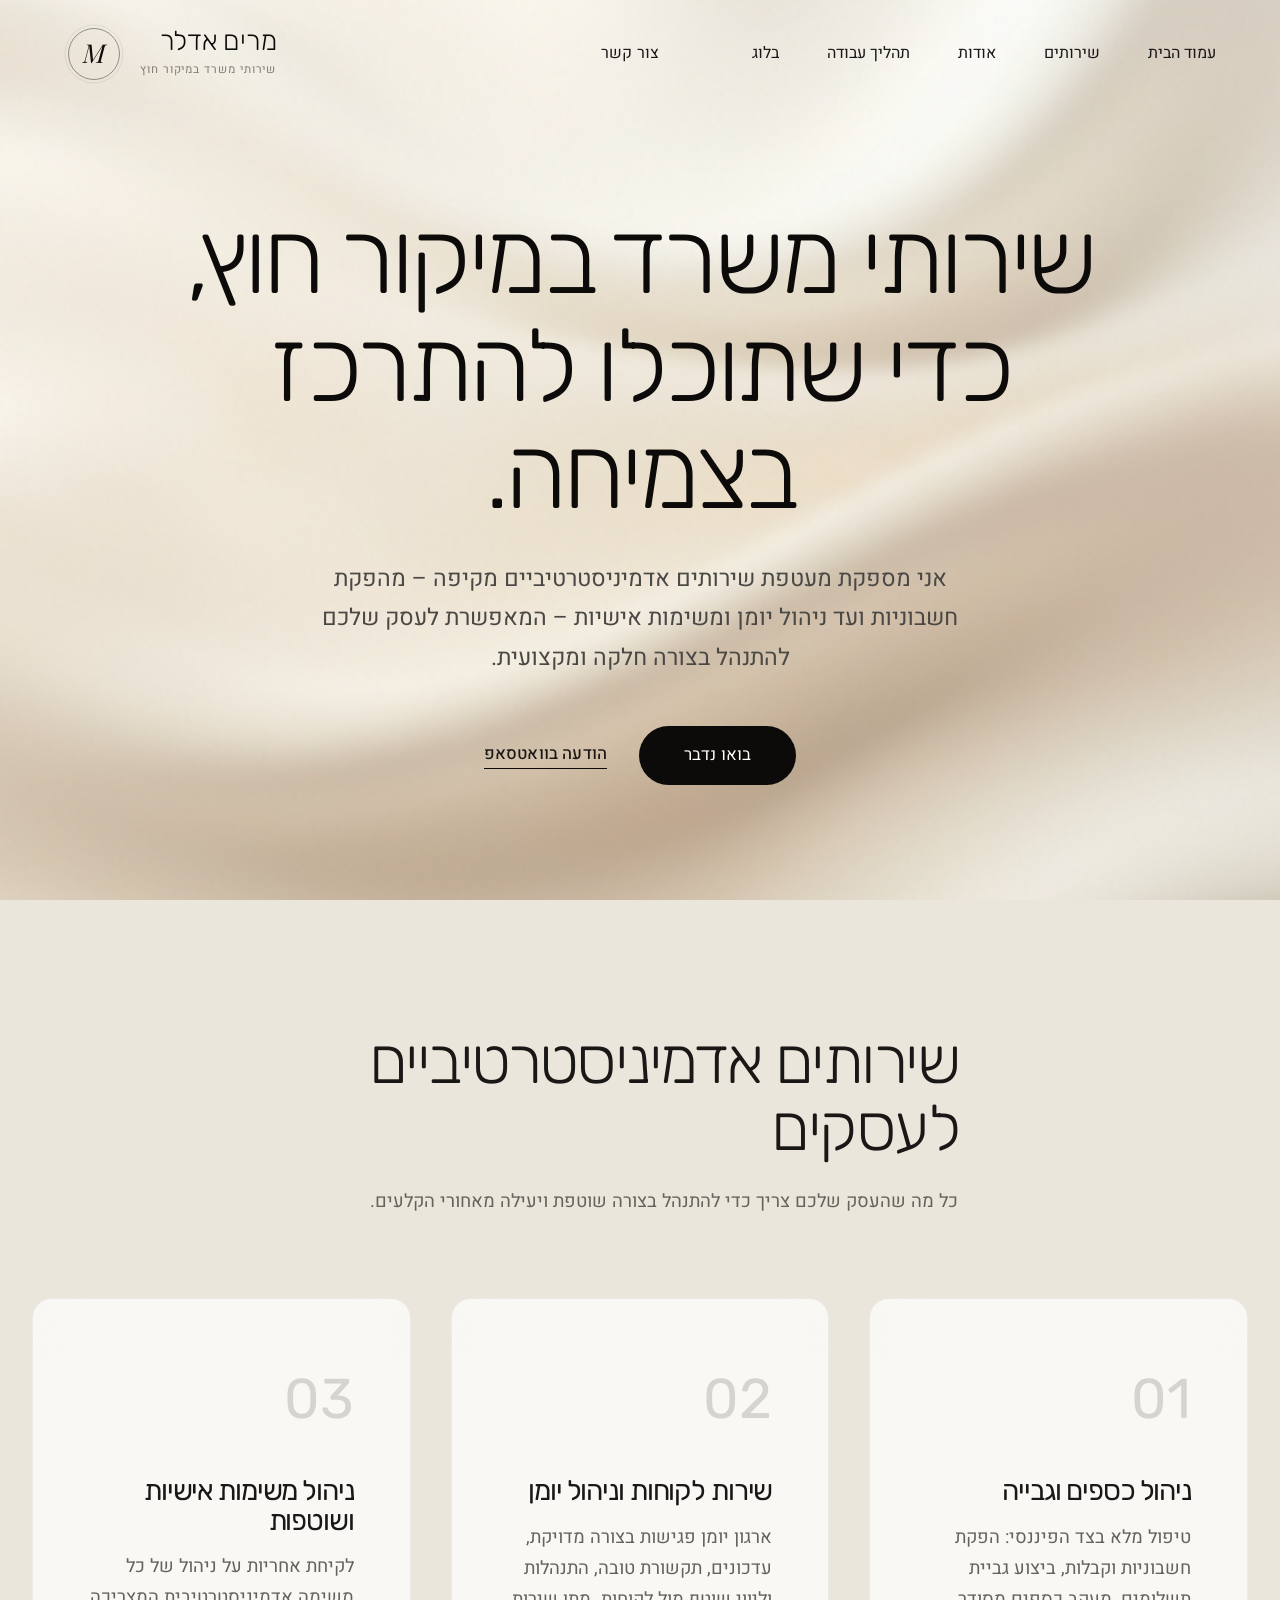
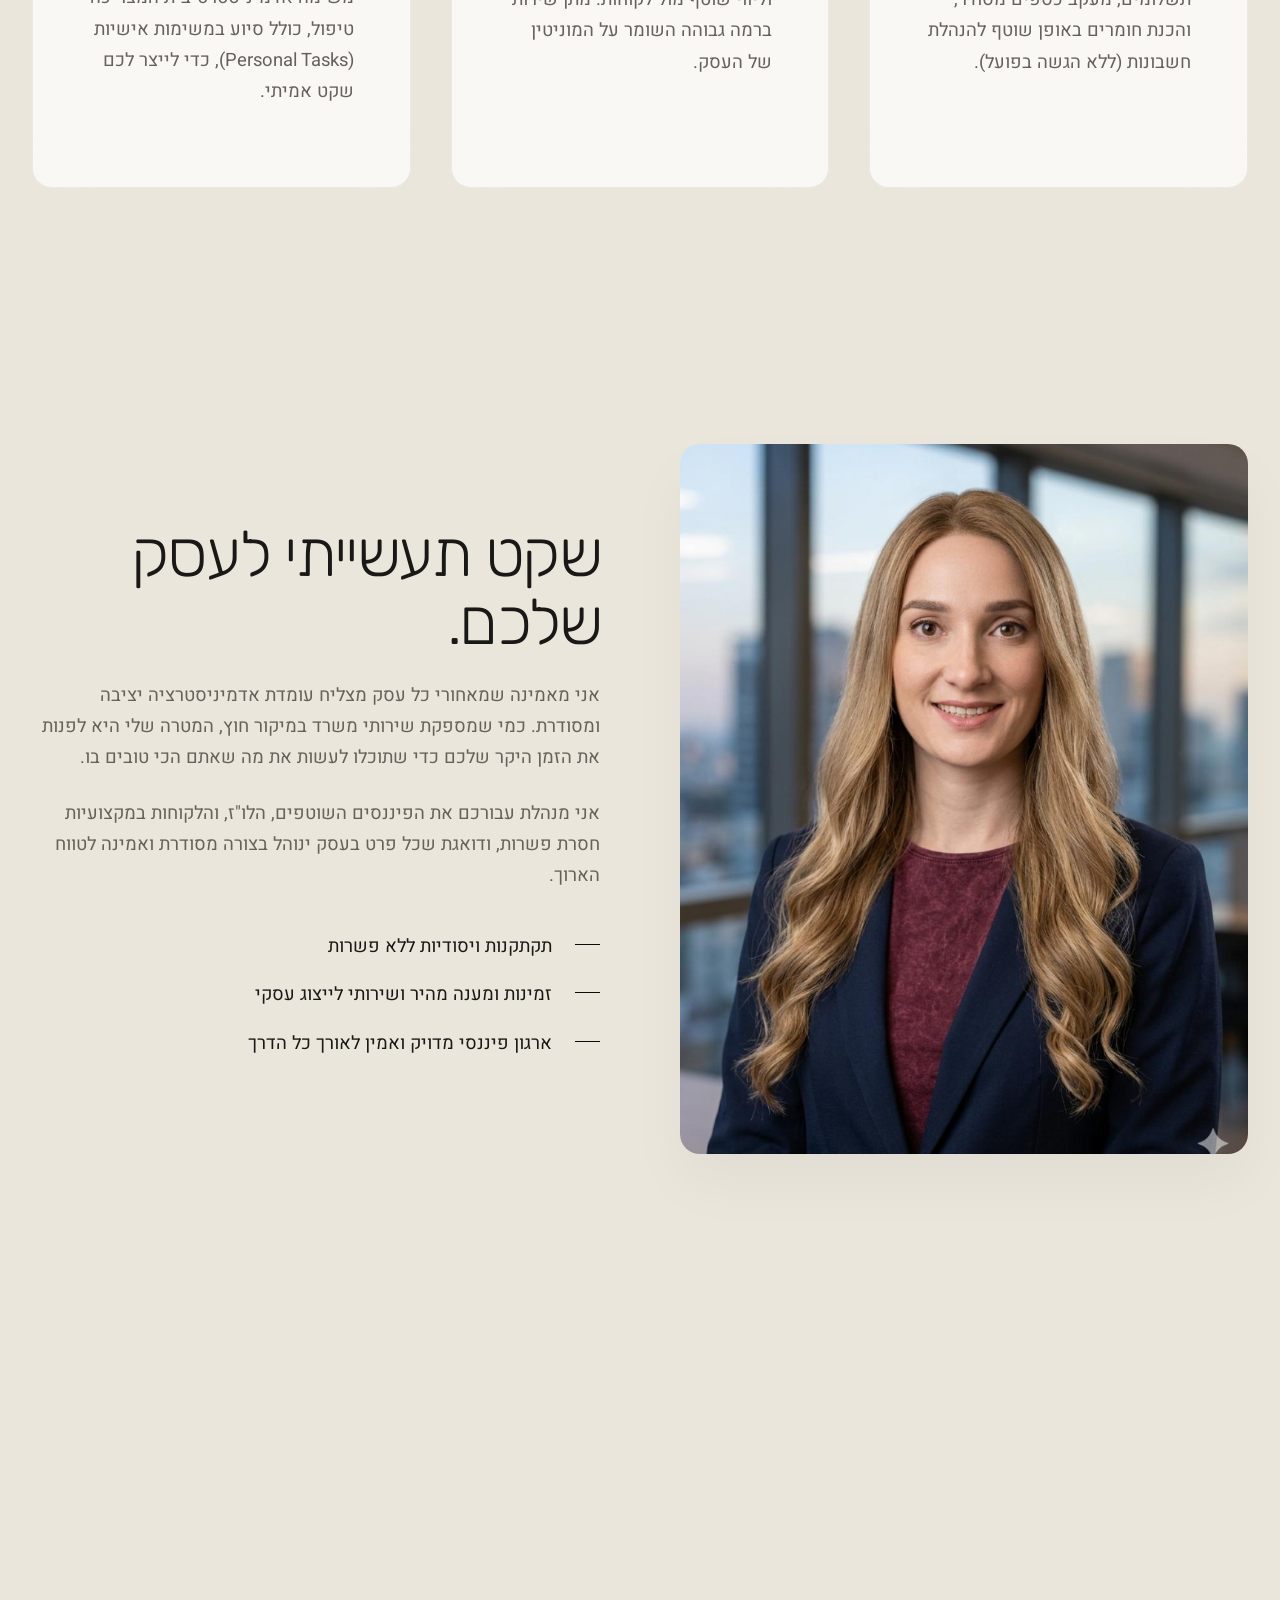
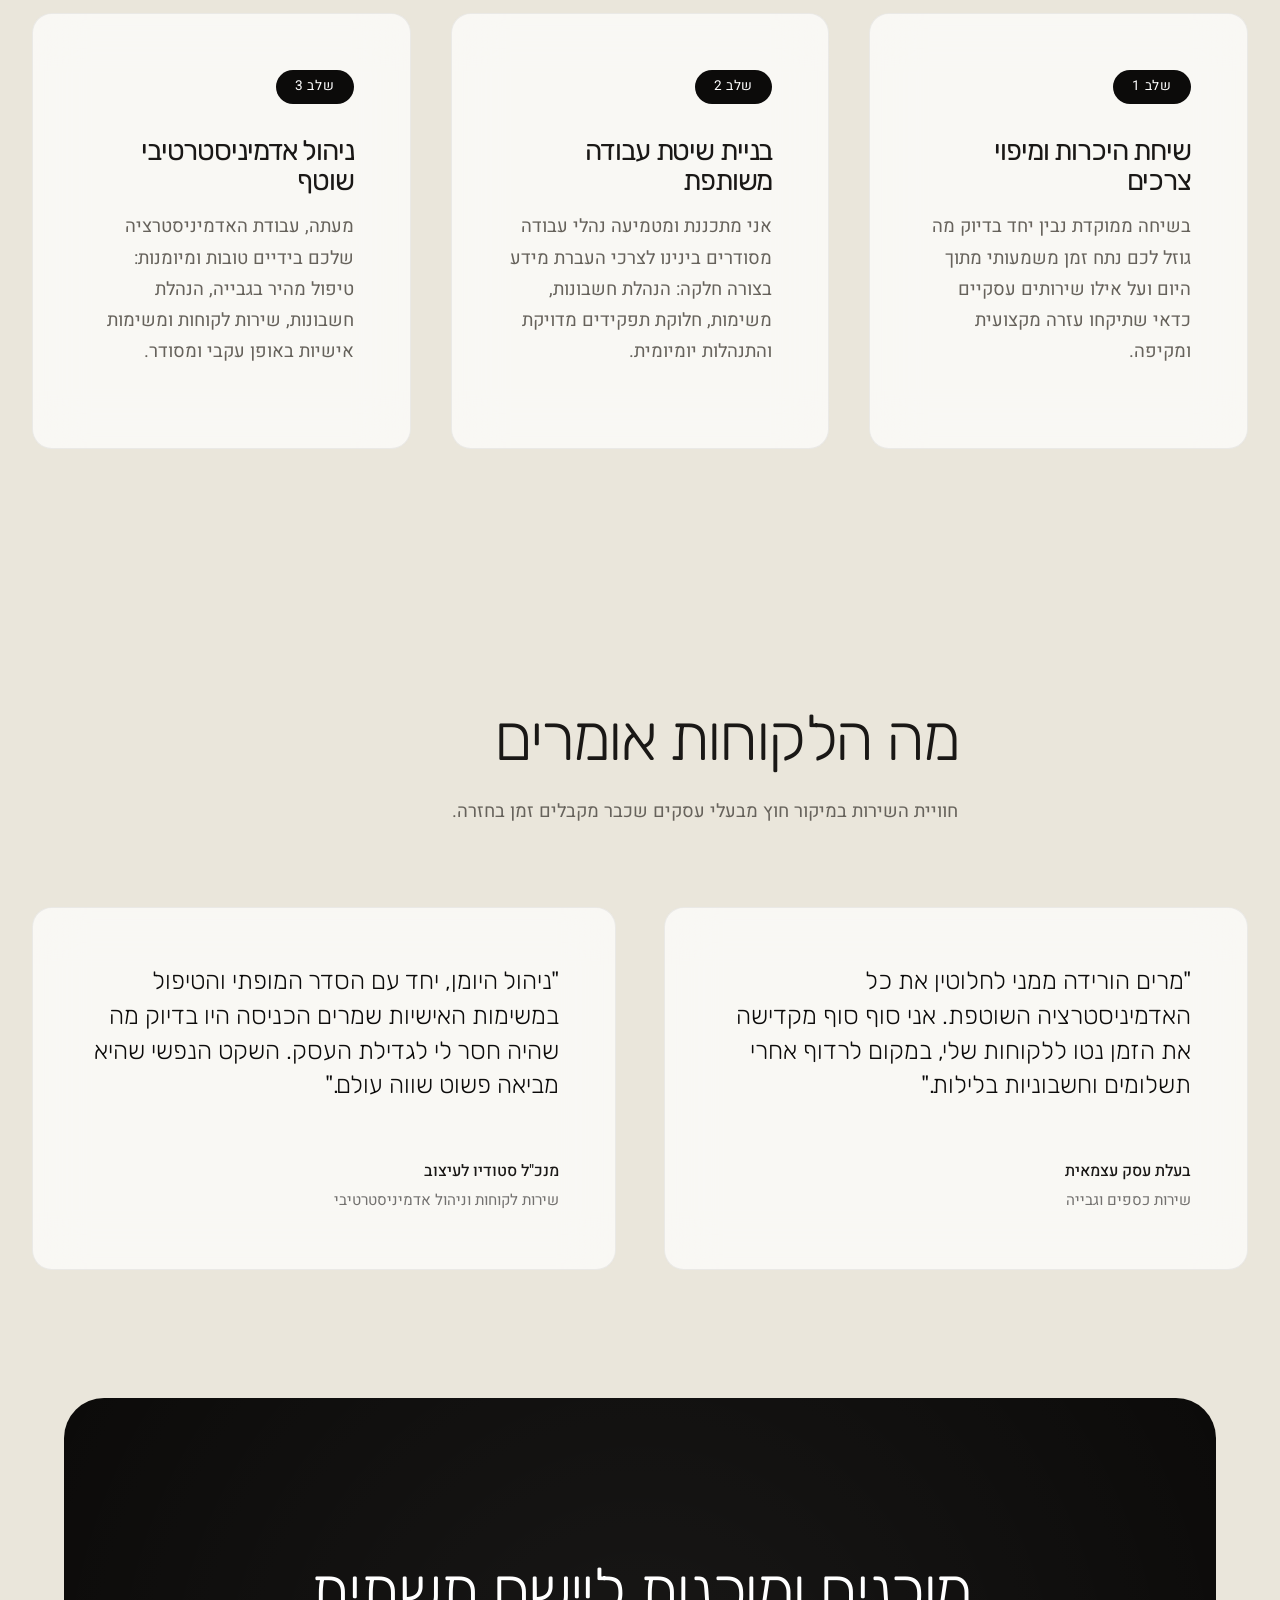
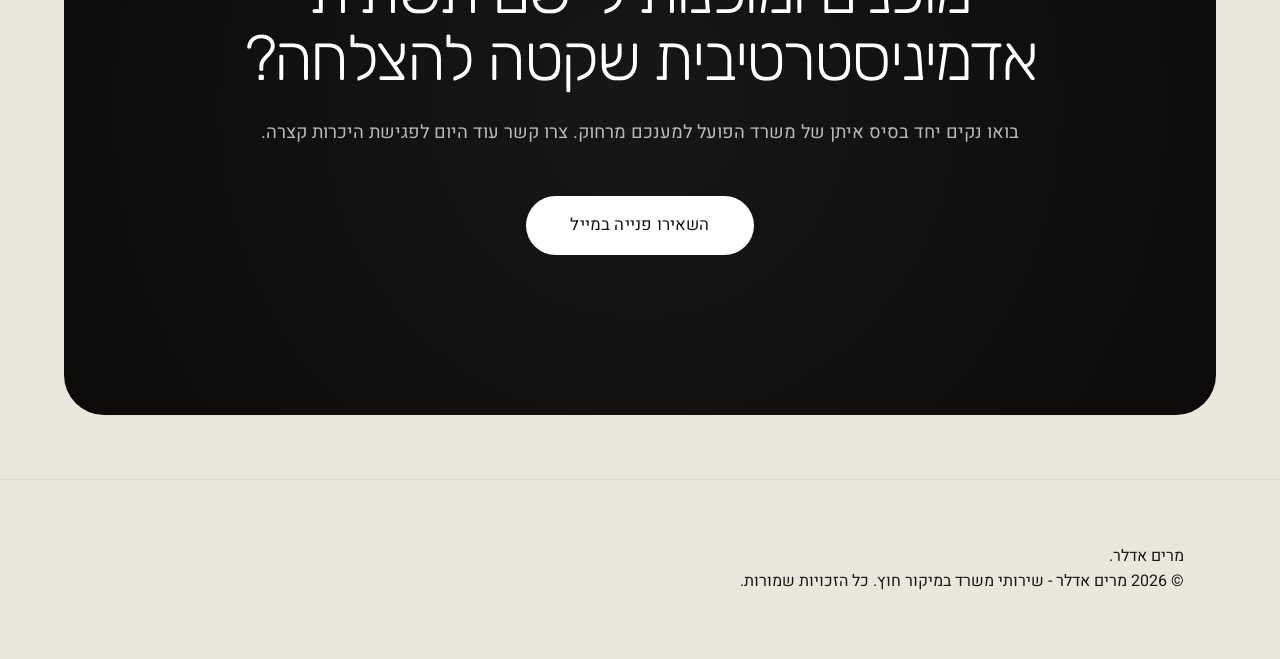
<file: index.html>
<!DOCTYPE html>
<html lang="he" dir="rtl">

<head>
    <meta charset="UTF-8">
    <meta name="viewport" content="width=device-width, initial-scale=1.0">
    <title>מרים אדלר | שירותי משרד במיקור חוץ</title>
    <meta name="description"
        content="שירותים אדמיניסטרטיביים לעסקים כולל ניהול משימות שוטפות, גבייה, שירות לקוחות וניהול יומן - מעטפת מקצועית במיקור חוץ.">
    <link rel="preconnect" href="https://fonts.googleapis.com">
    <link rel="preconnect" href="https://fonts.gstatic.com" crossorigin>
    <!-- Premium minimalist fonts -->
    <link
        href="https://fonts.googleapis.com/css2?family=Heebo:wght@300;400;500;600&family=Playfair+Display:ital@1&family=Rubik:ital,wght@0,300;0,400;0,600;1,400&display=swap"
        rel="stylesheet">
    <link rel="stylesheet" href="styles.css">
</head>

<body>

    <!-- Film grain overlay for premium texture -->
    <div class="noise"></div>

    <!-- Navigation -->
    <nav class="navbar hidden-onload">
        <a href="index.html" class="custom-logo">
            <div class="logo-icon">
                <svg viewBox="0 0 120 120" fill="none">
                    <circle cx="60" cy="60" r="58" stroke="currentColor" stroke-width="0.5" opacity="0.3" />
                    <circle cx="60" cy="60" r="51" stroke="currentColor" stroke-width="1" opacity="0.8" />
                    <text x="60" y="77" font-family="'Playfair Display', serif" font-size="52" font-style="italic"
                        font-weight="400" text-anchor="middle" fill="currentColor">M</text>
                </svg>
            </div>
            <div class="logo-text">
                <span class="logo-main">מרים אדלר</span>
                <span class="logo-sub">שירותי משרד במיקור חוץ</span>
            </div>
        </a>
        <div class="nav-links">
            <a href="index.html">עמוד הבית</a>
            <a href="#services">שירותים</a>
            <a href="#about">אודות</a>
            <a href="#process">תהליך עבודה</a>
            <a href="blog.html">בלוג</a>
            <a href="#contact" class="btn-outline">צור קשר</a>
        </div>
    </nav>

    <!-- Hero Section -->
    <section id="hero" class="hero hidden-onload">
        <!-- Abstract subtle luxury background -->
        <div class="hero-bg">
            <img src="hero_background_1776880452753.png" alt="Luxury Background">
        </div>

        <div class="hero-content">
            <h1 class="fade-up">שירותי משרד במיקור חוץ, כדי שתוכלו להתרכז בצמיחה.</h1>
            <p class="subtitle fade-up delay-1">אני מספקת מעטפת שירותים אדמיניסטרטיביים מקיפה – מהפקת חשבוניות ועד ניהול
                יומן ומשימות אישיות – המאפשרת לעסק שלכם להתנהל בצורה חלקה ומקצועית.</p>
            <div class="cta-group fade-up delay-2">
                <a href="#contact" class="btn-primary">בואו נדבר</a>
                <a href="https://wa.me/972539245365" target="_blank" class="btn-secondary">הודעה בוואטסאפ</a>
            </div>
        </div>
    </section>

    <!-- Services Section -->
    <section id="services" class="services section-padding">
        <div class="container section-header reveal-up">
            <h2>שירותים אדמיניסטרטיביים לעסקים</h2>
            <p>כל מה שהעסק שלכם צריך כדי להתנהל בצורה שוטפת ויעילה מאחורי הקלעים.</p>
        </div>
        <div class="container grid-3 services-grid">
            <div class="card reveal-up delay-1">
                <div class="card-icon">01</div>
                <h3>ניהול כספים וגבייה</h3>
                <p>טיפול מלא בצד הפיננסי: הפקת חשבוניות וקבלות, ביצוע גביית תשלומים, מעקב כספים מסודר, והכנת חומרים
                    באופן שוטף להנהלת חשבונות (ללא הגשה בפועל).</p>
            </div>
            <div class="card reveal-up delay-2">
                <div class="card-icon">02</div>
                <h3>שירות לקוחות וניהול יומן</h3>
                <p>ארגון יומן פגישות בצורה מדויקת, עדכונים, תקשורת טובה, התנהלות וליווי שוטף מול לקוחות. מתן שירות ברמה
                    גבוהה השומר על המוניטין של העסק.</p>
            </div>
            <div class="card reveal-up delay-3">
                <div class="card-icon">03</div>
                <h3>ניהול משימות אישיות ושוטפות</h3>
                <p>לקיחת אחריות על ניהול של כל משימה אדמיניסטרטיבית המצריכה טיפול, כולל סיוע במשימות אישיות (Personal
                    Tasks), כדי לייצר לכם שקט אמיתי.</p>
            </div>
        </div>
    </section>

    <!-- About Section -->
    <section id="about" class="about section-padding">
        <div class="container grid-2 align-center">
            <div class="about-image reveal-right">
                <!-- Generated aesthetic portrait -->
                <div class="image-wrapper">
                    <img src="miriam_profile.jpg" alt="מרים אדלר">
                </div>
            </div>
            <div class="about-content reveal-left">
                <h2 class="section-title">שקט תעשייתי לעסק שלכם.</h2>
                <p>אני מאמינה שמאחורי כל עסק מצליח עומדת אדמיניסטרציה יציבה ומסודרת. כמי שמספקת שירותי משרד במיקור חוץ,
                    המטרה שלי היא לפנות את הזמן היקר שלכם כדי שתוכלו לעשות את מה שאתם הכי טובים בו.</p>
                <p>אני מנהלת עבורכם את הפיננסים השוטפים, הלו"ז, והלקוחות במקצועיות חסרת פשרות, ודואגת שכל פרט בעסק ינוהל
                    בצורה מסודרת ואמינה לטווח הארוך.</p>
                <ul class="check-list">
                    <li>תקתקנות ויסודיות ללא פשרות</li>
                    <li>זמינות ומענה מהיר ושירותי לייצוג עסקי</li>
                    <li>ארגון פיננסי מדויק ואמין לאורך כל הדרך</li>
                </ul>
            </div>
        </div>
    </section>

    <!-- Value Proposition / Process Section -->
    <section id="process" class="process section-padding">
        <div class="container section-header reveal-up">
            <h2>איך מתחילים לעבוד יחד?</h2>
            <p>תהליך פשוט וברור בן שלושה שלבים להעברת השליטה באופרציה אליי.</p>
        </div>
        <div class="container grid-3 process-steps">
            <div class="step reveal-up delay-1">
                <div class="step-number">שלב 1</div>
                <h3>שיחת היכרות ומיפוי צרכים</h3>
                <p>בשיחה ממוקדת נבין יחד בדיוק מה גוזל לכם נתח זמן משמעותי מתוך היום ועל אילו שירותים עסקיים כדאי שתיקחו
                    עזרה מקצועית ומקיפה.</p>
            </div>
            <div class="step reveal-up delay-2">
                <div class="step-number">שלב 2</div>
                <h3>בניית שיטת עבודה משותפת</h3>
                <p>אני מתכננת ומטמיעה נהלי עבודה מסודרים בינינו לצרכי העברת מידע בצורה חלקה: הנהלת חשבונות, משימות,
                    חלוקת תפקידים מדויקת והתנהלות יומיומית.</p>
            </div>
            <div class="step reveal-up delay-3">
                <div class="step-number">שלב 3</div>
                <h3>ניהול אדמיניסטרטיבי שוטף</h3>
                <p>מעתה, עבודת האדמיניסטרציה שלכם בידיים טובות ומיומנות: טיפול מהיר בגבייה, הנהלת חשבונות, שירות לקוחות
                    ומשימות אישיות באופן עקבי ומסודר.</p>
            </div>
        </div>
    </section>

    <!-- Proof / Results Section -->
    <section id="proof" class="proof section-padding">
        <div class="container section-header reveal-up">
            <h2>מה הלקוחות אומרים</h2>
            <p>חוויית השירות במיקור חוץ מבעלי עסקים שכבר מקבלים זמן בחזרה.</p>
        </div>
        <div class="container grid-2 proof-grid">
            <div class="testimonial-card reveal-up delay-1">
                <p class="quote">"מרים הורידה ממני לחלוטין את כל האדמיניסטרציה השוטפת. אני סוף סוף מקדישה את הזמן נטו
                    ללקוחות שלי, במקום לרדוף אחרי תשלומים וחשבוניות בלילות."</p>
                <div class="author">
                    <div class="author-info">
                        <strong>בעלת עסק עצמאית</strong>
                        <span>שירות כספים וגבייה</span>
                    </div>
                </div>
            </div>
            <div class="testimonial-card reveal-up delay-2">
                <p class="quote">"ניהול היומן, יחד עם הסדר המופתי והטיפול במשימות האישיות שמרים הכניסה היו בדיוק מה שהיה
                    חסר לי לגדילת העסק. השקט הנפשי שהיא מביאה פשוט שווה עולם."</p>
                <div class="author">
                    <div class="author-info">
                        <strong>מנכ"ל סטודיו לעיצוב</strong>
                        <span>שירות לקוחות וניהול אדמיניסטרטיבי</span>
                    </div>
                </div>
            </div>
        </div>
    </section>

    <!-- Final CTA Section -->
    <section id="contact" class="cta-section section-padding">
        <div class="container cta-container reveal-up">
            <h2>מוכנים ומוכנות ליישם תשתית אדמיניסטרטיבית שקטה להצלחה?</h2>
            <p>בואו נקים יחד בסיס איתן של משרד הפועל למענכם מרחוק. צרו קשר עוד היום לפגישת היכרות קצרה.</p>
            <div class="cta-buttons">
                <a href="mailto:mi@omadler.co" class="btn-primary">השאירו פנייה במייל</a>
            </div>
        </div>
    </section>

    <footer class="footer">
        <div class="container footer-content">
            <div class="brand">מרים אדלר<span>.</span></div>
            <div class="copyright">&copy; 2026 מרים אדלר - שירותי משרד במיקור חוץ. כל הזכויות שמורות.</div>
        </div>
    </footer>

    <script src="script.js"></script>
</body>

</html>
</file>
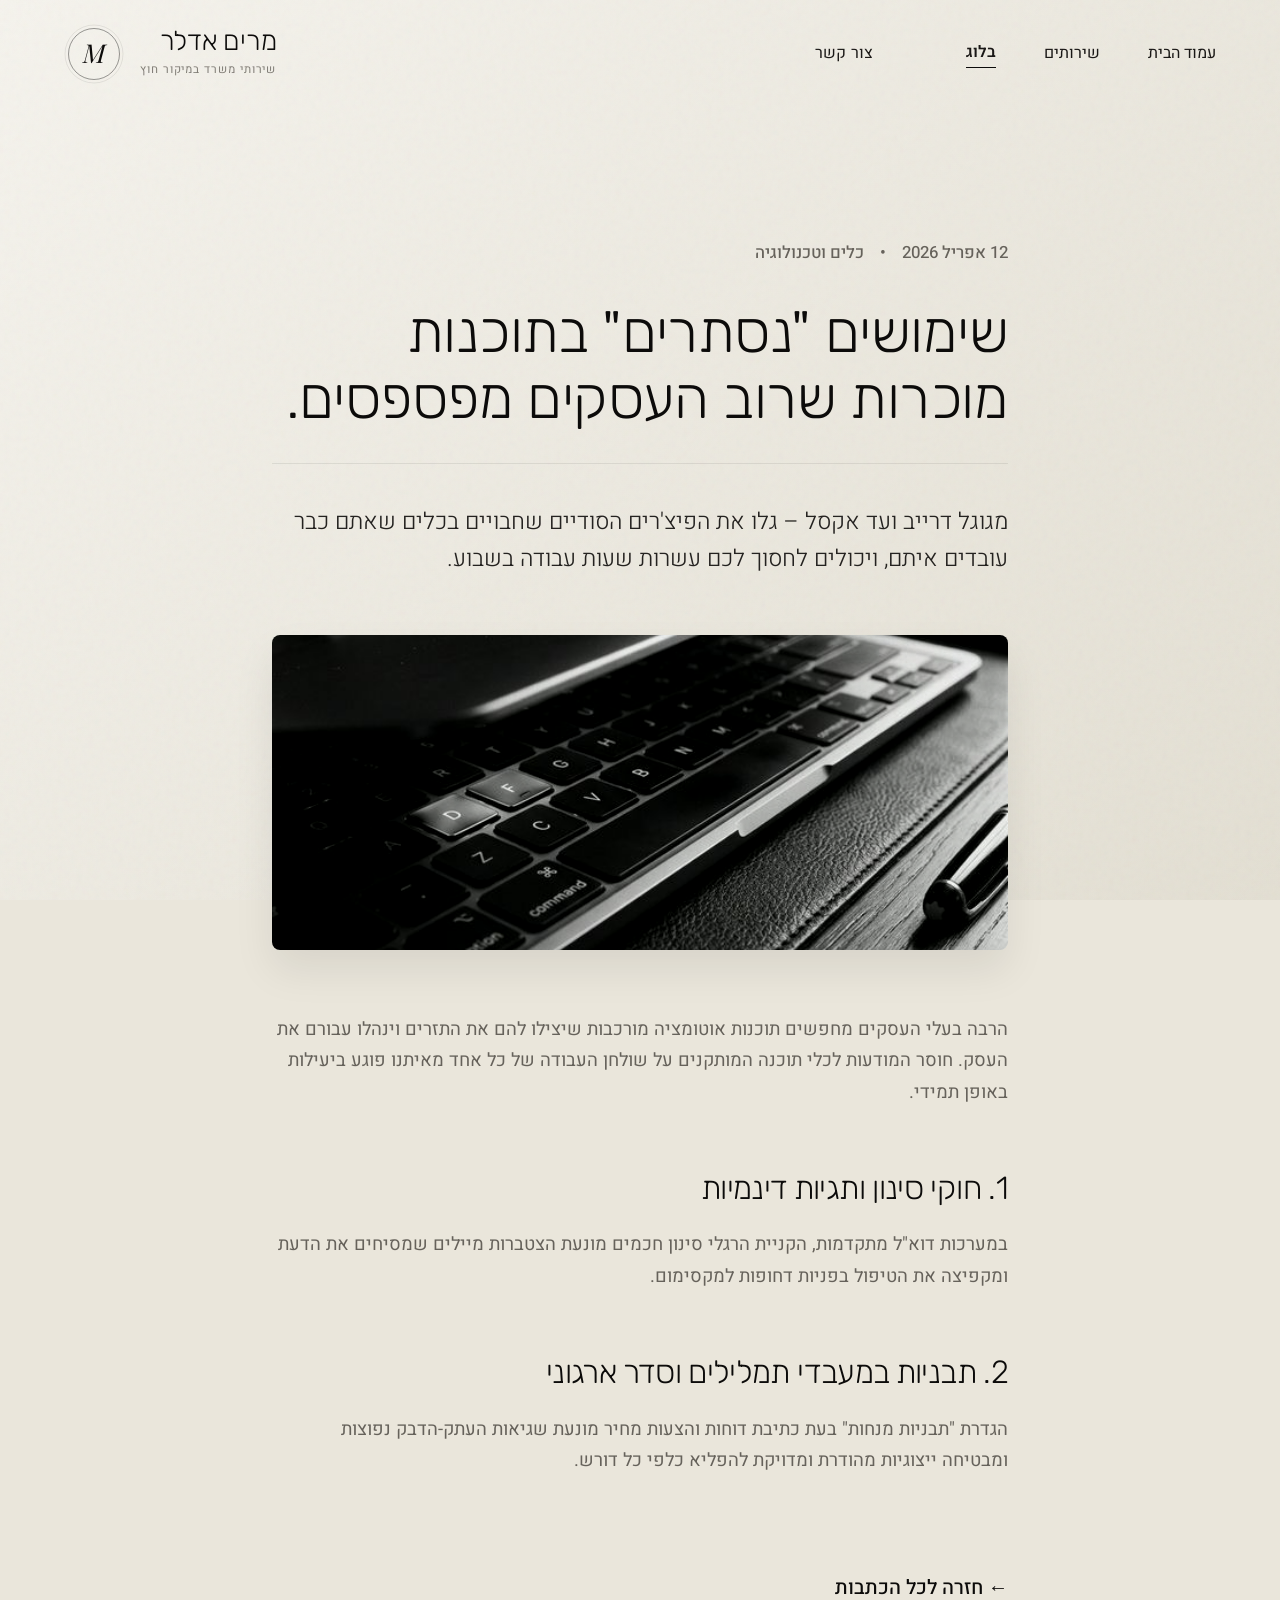
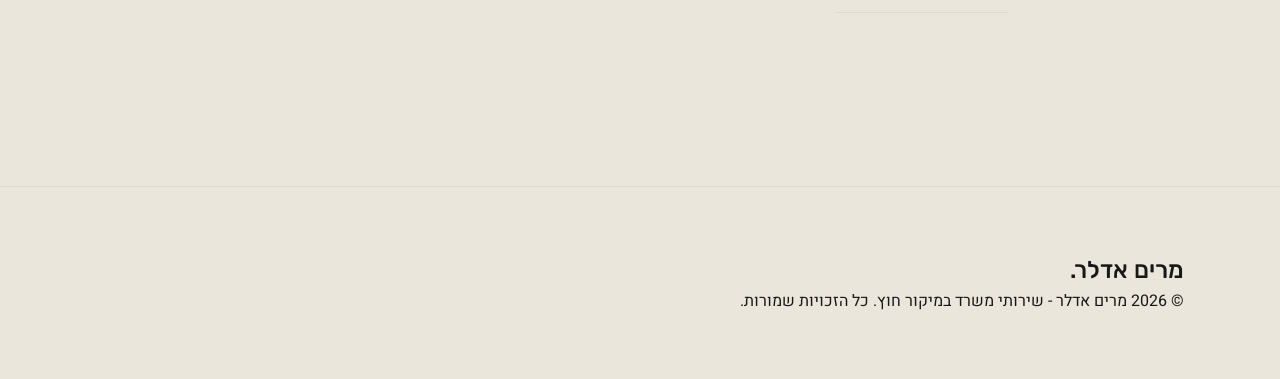
<file: post-1.html>
<!DOCTYPE html>
<html lang="he" dir="rtl">
<head>
    <meta charset="UTF-8">
    <meta name="viewport" content="width=device-width, initial-scale=1.0">
    <title>שימושים "נסתרים" בתוכנות מוכרות שרוב העסקים מפספסים. | מרים אדלר</title>
    <link href="https://fonts.googleapis.com/css2?family=Heebo:wght@300;400;500;600&family=Playfair+Display:ital@1&family=Rubik:ital,wght@0,300;0,400;0,600;1,400&display=swap" rel="stylesheet">
    <link rel="stylesheet" href="styles.css">
    <link rel="stylesheet" href="post-style.css">
</head>
<body>
    <div class="noise"></div>
    <nav class="navbar scrolled">
        <a href="index.html" class="custom-logo">
            <div class="logo-icon">
                <svg viewBox="0 0 120 120" fill="none">
                    <circle cx="60" cy="60" r="58" stroke="currentColor" stroke-width="0.5" opacity="0.3" />
                    <circle cx="60" cy="60" r="51" stroke="currentColor" stroke-width="1" opacity="0.8" />
                    <text x="60" y="77" font-family="'Playfair Display', serif" font-size="52" font-style="italic" font-weight="400" text-anchor="middle" fill="currentColor">M</text>
                </svg>
            </div>
            <div class="logo-text">
                <span class="logo-main">מרים אדלר</span>
                <span class="logo-sub">שירותי משרד במיקור חוץ</span>
            </div>
        </a>
        <div class="nav-links">
            <a href="index.html">עמוד הבית</a>
            <a href="index.html#services">שירותים</a>
            <a href="blog.html" class="active">בלוג</a>
            <a href="index.html#contact" class="btn-outline">צור קשר</a>
        </div>
    </nav>

    <article class="post-container section-padding">
        <div class="container" style="max-width: 800px; margin-top: 10vh; margin-bottom: 5vh;">
            <div class="post-meta"><span>12 אפריל 2026</span><span class="dot">•</span><span>כלים
                            וטכנולוגיה</span></div>
            <h1 class="post-title">שימושים "נסתרים" בתוכנות מוכרות שרוב העסקים מפספסים.</h1>
            <p class="post-lead">מגוגל דרייב ועד אקסל – גלו את הפיצ'רים הסודיים שחבויים בכלים שאתם כבר עובדים איתם, ויכולים לחסוך
                        לכם עשרות שעות עבודה בשבוע.</p>
            
            <div class="post-featured-image">
                <img src="blog_img_tech_1776938063065.png" alt="נושא המאמר">
            </div>

            <div class="post-body">
                
                 <p>הרבה בעלי העסקים מחפשים תוכנות אוטומציה מורכבות שיצילו להם את התזרים וינהלו עבורם את העסק. חוסר המודעות לכלי תוכנה המותקנים על שולחן העבודה של כל אחד מאיתנו פוגע ביעילות באופן תמידי.</p>
                 <h2>1. חוקי סינון ותגיות דינמיות</h2>
                 <p>במערכות דוא"ל מתקדמות, הקניית הרגלי סינון חכמים מונעת הצטברות מיילים שמסיחים את הדעת ומקפיצה את הטיפול בפניות דחופות למקסימום.</p>
                 <h2>2. תבניות במעבדי תמלילים וסדר ארגוני</h2>
                 <p>הגדרת "תבניות מנחות" בעת כתיבת דוחות והצעות מחיר מונעת שגיאות העתק-הדבק נפוצות ומבטיחה ייצוגיות מהודרת ומדויקת להפליא כלפי כל דורש.</p>

                <a href="blog.html" class="back-link">← חזרה לכל הכתבות</a>
            </div>
        </div>
    </article>

    <footer class="footer">
        <div class="container footer-content">
            <a href="index.html" class="brand" style="color: inherit; text-decoration: none; font-family: var(--font-heading); font-size: 1.5rem; font-weight: 500;">מרים אדלר<span>.</span></a>
            <div class="copyright">&copy; 2026 מרים אדלר - שירותי משרד במיקור חוץ. כל הזכויות שמורות.</div>
        </div>
    </footer>
    <script src="script.js"></script>
</body>
</html>
</file>
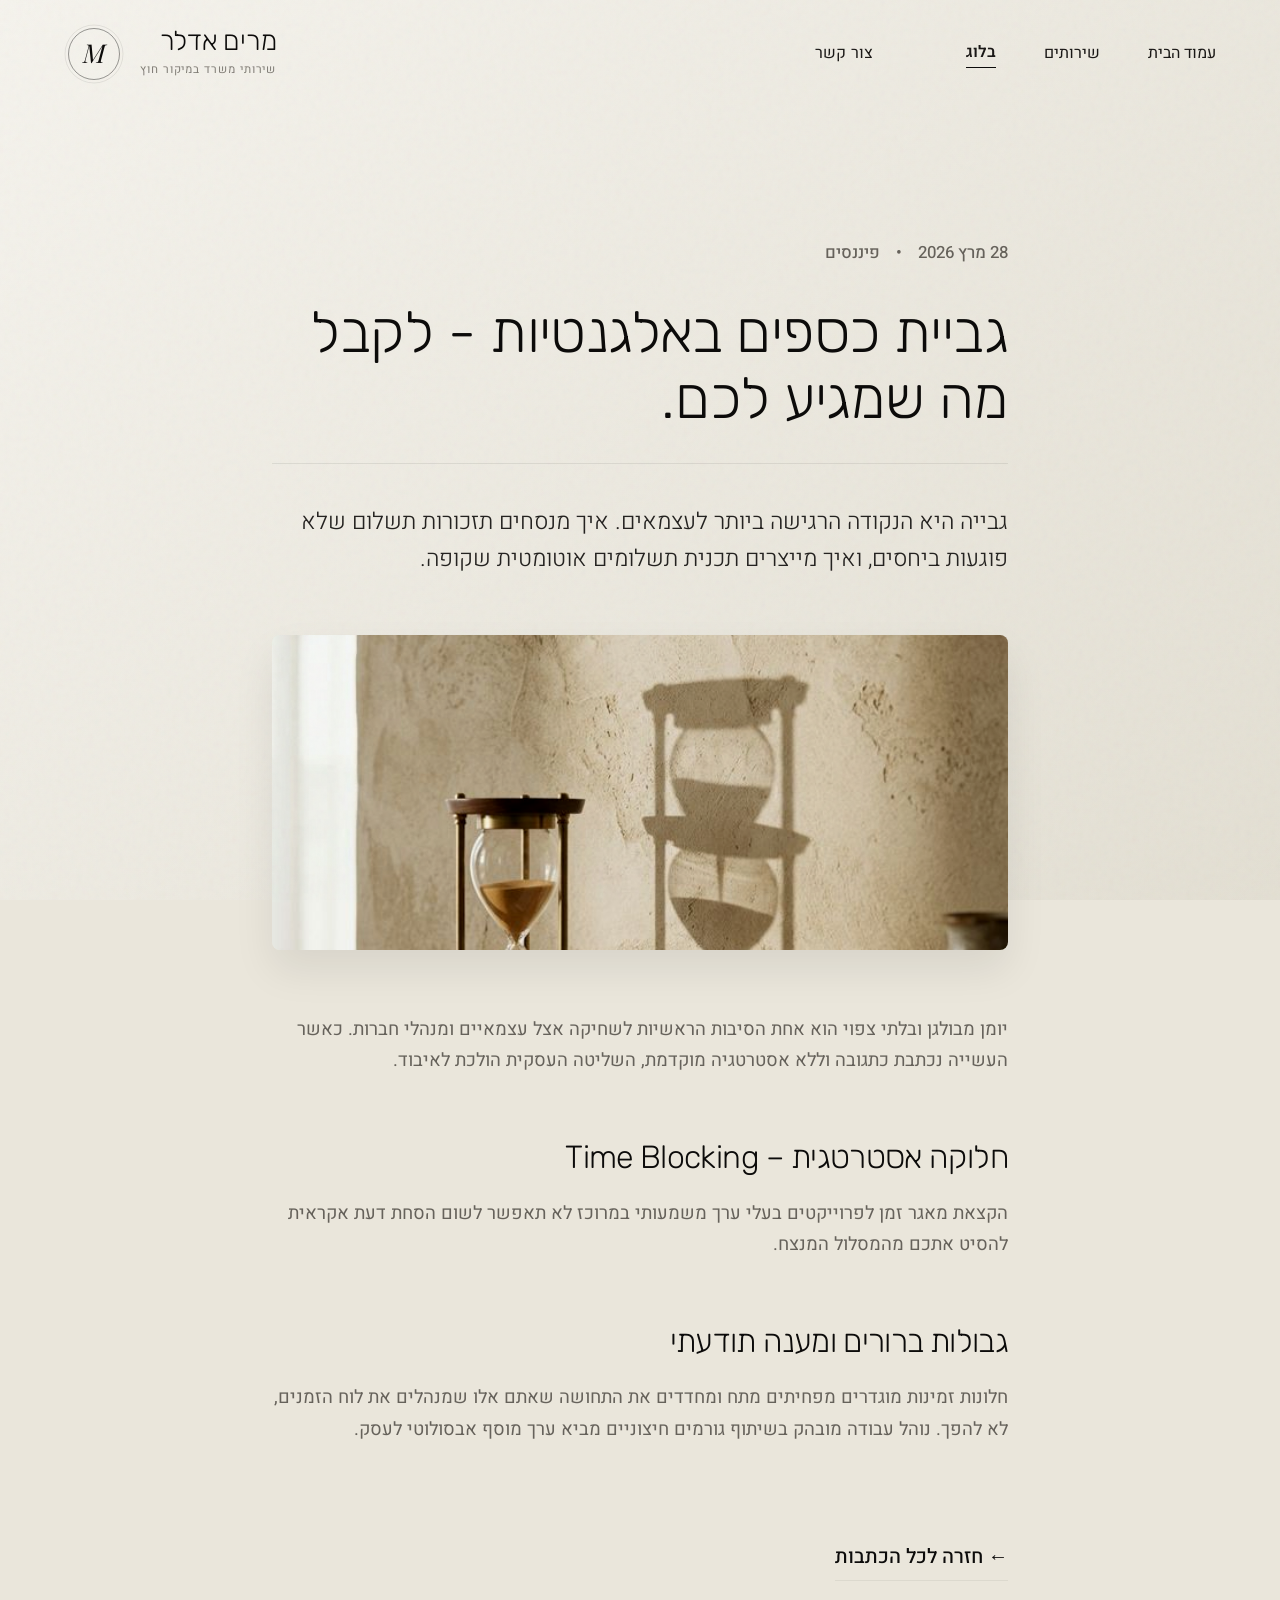
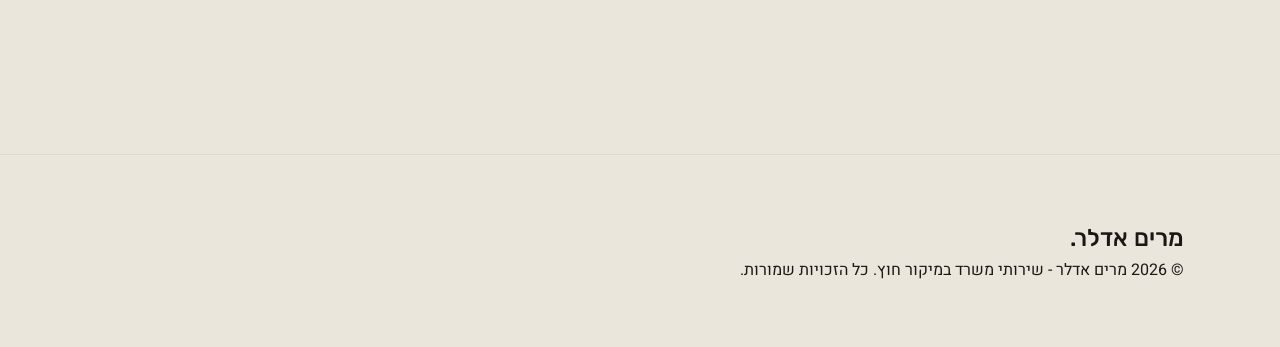
<file: post-2.html>
<!DOCTYPE html>
<html lang="he" dir="rtl">
<head>
    <meta charset="UTF-8">
    <meta name="viewport" content="width=device-width, initial-scale=1.0">
    <title>גביית כספים באלגנטיות - לקבל מה שמגיע לכם. | מרים אדלר</title>
    <link href="https://fonts.googleapis.com/css2?family=Heebo:wght@300;400;500;600&family=Playfair+Display:ital@1&family=Rubik:ital,wght@0,300;0,400;0,600;1,400&display=swap" rel="stylesheet">
    <link rel="stylesheet" href="styles.css">
    <link rel="stylesheet" href="post-style.css">
</head>
<body>
    <div class="noise"></div>
    <nav class="navbar scrolled">
        <a href="index.html" class="custom-logo">
            <div class="logo-icon">
                <svg viewBox="0 0 120 120" fill="none">
                    <circle cx="60" cy="60" r="58" stroke="currentColor" stroke-width="0.5" opacity="0.3" />
                    <circle cx="60" cy="60" r="51" stroke="currentColor" stroke-width="1" opacity="0.8" />
                    <text x="60" y="77" font-family="'Playfair Display', serif" font-size="52" font-style="italic" font-weight="400" text-anchor="middle" fill="currentColor">M</text>
                </svg>
            </div>
            <div class="logo-text">
                <span class="logo-main">מרים אדלר</span>
                <span class="logo-sub">שירותי משרד במיקור חוץ</span>
            </div>
        </a>
        <div class="nav-links">
            <a href="index.html">עמוד הבית</a>
            <a href="index.html#services">שירותים</a>
            <a href="blog.html" class="active">בלוג</a>
            <a href="index.html#contact" class="btn-outline">צור קשר</a>
        </div>
    </nav>

    <article class="post-container section-padding">
        <div class="container" style="max-width: 800px; margin-top: 10vh; margin-bottom: 5vh;">
            <div class="post-meta"><span>28 מרץ 2026</span><span class="dot">•</span><span>פיננסים</span></div>
            <h1 class="post-title">גביית כספים באלגנטיות - לקבל מה שמגיע לכם.</h1>
            <p class="post-lead">גבייה היא הנקודה הרגישה ביותר לעצמאים. איך מנסחים תזכורות תשלום שלא פוגעות ביחסים, ואיך מייצרים
                        תכנית תשלומים אוטומטית שקופה.</p>
            
            <div class="post-featured-image">
                <img src="blog_img_time_1776938097080.png" alt="נושא המאמר">
            </div>

            <div class="post-body">
                
                 <p>יומן מבולגן ובלתי צפוי הוא אחת הסיבות הראשיות לשחיקה אצל עצמאיים ומנהלי חברות. כאשר העשייה נכתבת כתגובה וללא אסטרטגיה מוקדמת, השליטה העסקית הולכת לאיבוד.</p>
                 <h2>חלוקה אסטרטגית – Time Blocking</h2>
                 <p>הקצאת מאגר זמן לפרוייקטים בעלי ערך משמעותי במרוכז לא תאפשר לשום הסחת דעת אקראית להסיט אתכם מהמסלול המנצח.</p>
                 <h2>גבולות ברורים ומענה תודעתי</h2>
                 <p>חלונות זמינות מוגדרים מפחיתים מתח ומחדדים את התחושה שאתם אלו שמנהלים את לוח הזמנים, לא להפך. נוהל עבודה מובהק בשיתוף גורמים חיצוניים מביא ערך מוסף אבסולוטי לעסק.</p>

                <a href="blog.html" class="back-link">← חזרה לכל הכתבות</a>
            </div>
        </div>
    </article>

    <footer class="footer">
        <div class="container footer-content">
            <a href="index.html" class="brand" style="color: inherit; text-decoration: none; font-family: var(--font-heading); font-size: 1.5rem; font-weight: 500;">מרים אדלר<span>.</span></a>
            <div class="copyright">&copy; 2026 מרים אדלר - שירותי משרד במיקור חוץ. כל הזכויות שמורות.</div>
        </div>
    </footer>
    <script src="script.js"></script>
</body>
</html>
</file>
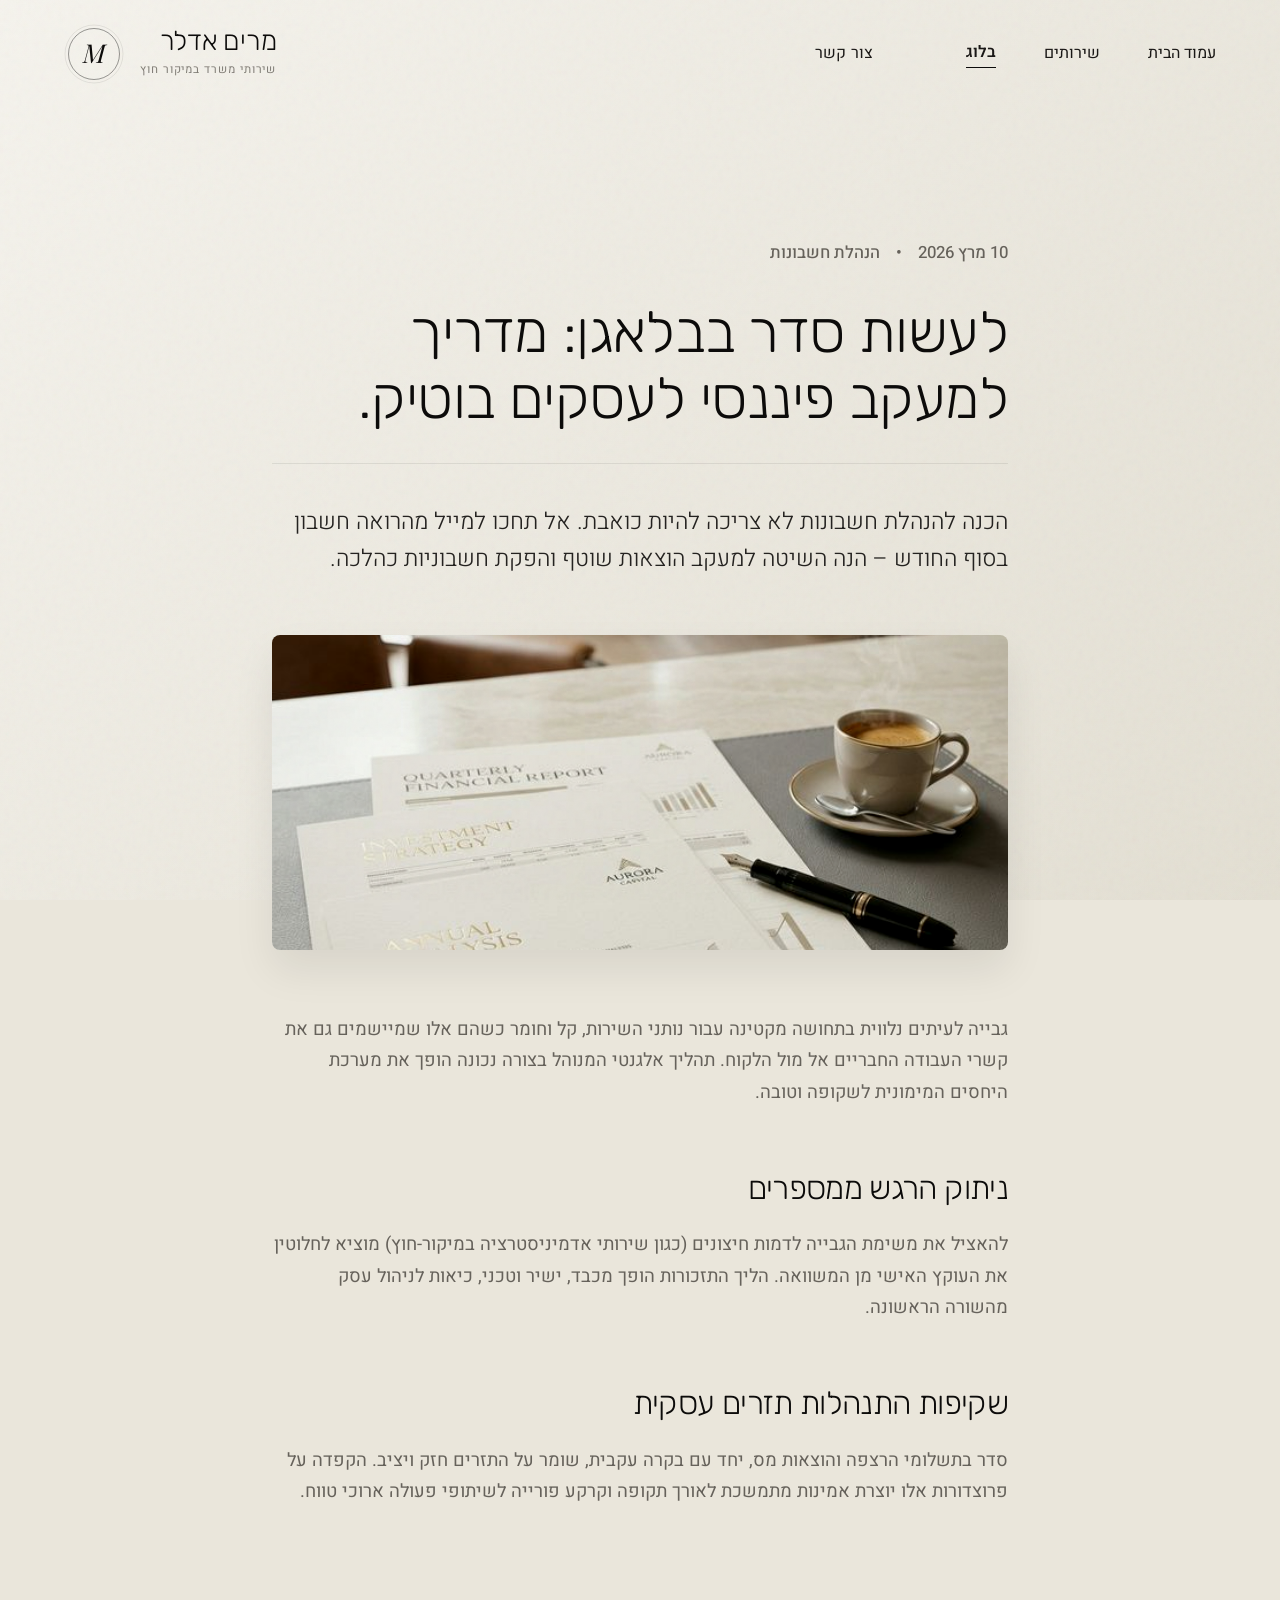
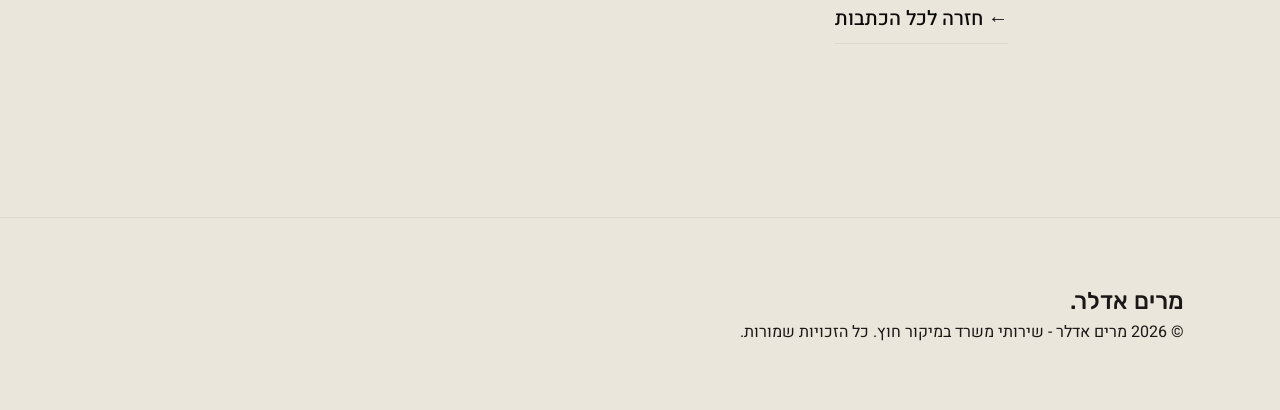
<file: post-3.html>
<!DOCTYPE html>
<html lang="he" dir="rtl">
<head>
    <meta charset="UTF-8">
    <meta name="viewport" content="width=device-width, initial-scale=1.0">
    <title>לעשות סדר בבלאגן: מדריך למעקב פיננסי לעסקים בוטיק. | מרים אדלר</title>
    <link href="https://fonts.googleapis.com/css2?family=Heebo:wght@300;400;500;600&family=Playfair+Display:ital@1&family=Rubik:ital,wght@0,300;0,400;0,600;1,400&display=swap" rel="stylesheet">
    <link rel="stylesheet" href="styles.css">
    <link rel="stylesheet" href="post-style.css">
</head>
<body>
    <div class="noise"></div>
    <nav class="navbar scrolled">
        <a href="index.html" class="custom-logo">
            <div class="logo-icon">
                <svg viewBox="0 0 120 120" fill="none">
                    <circle cx="60" cy="60" r="58" stroke="currentColor" stroke-width="0.5" opacity="0.3" />
                    <circle cx="60" cy="60" r="51" stroke="currentColor" stroke-width="1" opacity="0.8" />
                    <text x="60" y="77" font-family="'Playfair Display', serif" font-size="52" font-style="italic" font-weight="400" text-anchor="middle" fill="currentColor">M</text>
                </svg>
            </div>
            <div class="logo-text">
                <span class="logo-main">מרים אדלר</span>
                <span class="logo-sub">שירותי משרד במיקור חוץ</span>
            </div>
        </a>
        <div class="nav-links">
            <a href="index.html">עמוד הבית</a>
            <a href="index.html#services">שירותים</a>
            <a href="blog.html" class="active">בלוג</a>
            <a href="index.html#contact" class="btn-outline">צור קשר</a>
        </div>
    </nav>

    <article class="post-container section-padding">
        <div class="container" style="max-width: 800px; margin-top: 10vh; margin-bottom: 5vh;">
            <div class="post-meta"><span>10 מרץ 2026</span><span class="dot">•</span><span>הנהלת חשבונות</span></div>
            <h1 class="post-title">לעשות סדר בבלאגן: מדריך למעקב פיננסי לעסקים בוטיק.</h1>
            <p class="post-lead">הכנה להנהלת חשבונות לא צריכה להיות כואבת. אל תחכו למייל מהרואה חשבון בסוף החודש – הנה השיטה למעקב
                        הוצאות שוטף והפקת חשבוניות כהלכה.</p>
            
            <div class="post-featured-image">
                <img src="blog_img_finance_1776938078147.png" alt="נושא המאמר">
            </div>

            <div class="post-body">
                
                 <p>גבייה לעיתים נלווית בתחושה מקטינה עבור נותני השירות, קל וחומר כשהם אלו שמיישמים גם את קשרי העבודה החבריים אל מול הלקוח. תהליך אלגנטי המנוהל בצורה נכונה הופך את מערכת היחסים המימונית לשקופה וטובה.</p>
                 <h2>ניתוק הרגש ממספרים</h2>
                 <p>להאציל את משימת הגבייה לדמות חיצונים (כגון שירותי אדמיניסטרציה במיקור-חוץ) מוציא לחלוטין את העוקץ האישי מן המשוואה. הליך התזכורות הופך מכבד, ישיר וטכני, כיאות לניהול עסק מהשורה הראשונה.</p>
                 <h2>שקיפות התנהלות תזרים עסקית</h2>
                 <p>סדר בתשלומי הרצפה והוצאות מס, יחד עם בקרה עקבית, שומר על התזרים חזק ויציב. הקפדה על פרוצדורות אלו יוצרת אמינות מתמשכת לאורך תקופה וקרקע פורייה לשיתופי פעולה ארוכי טווח.</p>

                <a href="blog.html" class="back-link">← חזרה לכל הכתבות</a>
            </div>
        </div>
    </article>

    <footer class="footer">
        <div class="container footer-content">
            <a href="index.html" class="brand" style="color: inherit; text-decoration: none; font-family: var(--font-heading); font-size: 1.5rem; font-weight: 500;">מרים אדלר<span>.</span></a>
            <div class="copyright">&copy; 2026 מרים אדלר - שירותי משרד במיקור חוץ. כל הזכויות שמורות.</div>
        </div>
    </footer>
    <script src="script.js"></script>
</body>
</html>
</file>
<file: styles.css>
/* ========================
   PREMIUM CSS VARIABLES
======================== */
:root {
    --color-bg: #EAE6DB;
    /* Deeper, richer creamy taupe */
    --color-bg-light: #ffffff;
    --color-bg-card: rgba(255, 255, 255, 0.7);
    --color-text: #1A1816;
    --color-text-muted: #66625B;
    --color-accent: #0C0B0A;
    --color-border: rgba(0, 0, 0, 0.06);

    --font-heading: 'Rubik', sans-serif;
    --font-body: 'Heebo', sans-serif;

    --transition-smooth: all 0.7s cubic-bezier(0.16, 1, 0.3, 1);

    --shadow-elegant: 0 30px 60px rgba(0, 0, 0, 0.04);
    --shadow-float: 0 40px 80px rgba(0, 0, 0, 0.08);
}

/* Base */
* {
    margin: 0;
    padding: 0;
    box-sizing: border-box;
}

html {
    scroll-behavior: smooth;
}

body {
    font-family: var(--font-body);
    color: var(--color-text);
    background-color: var(--color-bg);
    background-image: linear-gradient(135deg, #F5F3ED 0%, #E3DFD3 100%);
    /* Adds dynamic dimensional lighting */
    background-attachment: fixed;
    line-height: 1.6;
    overflow-x: hidden;
    -webkit-font-smoothing: antialiased;
}

/* Noise Overlay */
.noise {
    position: fixed;
    inset: 0;
    z-index: 9999;
    pointer-events: none;
    background-image: url('data:image/svg+xml;utf8,%3Csvg viewBox="0 0 200 200" xmlns="http://www.w3.org/2000/svg"%3E%3Cfilter id="noiseFilter"%3E%3CfeTurbulence type="fractalNoise" baseFrequency="0.75" numOctaves="3" stitchTiles="stitch"/%3E%3C/filter%3E%3Crect width="100%25" height="100%25" filter="url(%23noiseFilter)"/%3E%3C/svg%3E');
    opacity: 0.04;
    mix-blend-mode: multiply;
}

h1,
h2,
h3 {
    font-family: var(--font-heading);
    font-weight: 300;
    line-height: 1.05;
    letter-spacing: -0.04em;
}

h1 {
    font-size: clamp(3.5rem, 8vw, 7rem);
    color: var(--color-accent);
}

h2 {
    font-size: clamp(2.5rem, 5vw, 4.5rem);
    margin-bottom: 1.5rem;
}

h3 {
    font-size: 1.75rem;
    margin-bottom: 1rem;
    font-weight: 400;
}

p {
    color: var(--color-text-muted);
    font-size: 1.15rem;
    line-height: 1.7;
    margin-bottom: 1.5rem;
}

a {
    color: inherit;
    text-decoration: none;
    transition: var(--transition-smooth);
}

/* Layout */
.container {
    width: 100%;
    max-width: 1300px;
    margin: 0 auto;
    padding: 0 2rem;
}

.section-padding {
    padding: 8rem 0;
}

.section-light {
    background-color: var(--color-bg-light);
    /* Total contrasting white band */
    border-top: 1px solid var(--color-border);
    border-bottom: 1px solid var(--color-border);
}

.grid-2 {
    display: grid;
    grid-template-columns: repeat(auto-fit, minmax(400px, 1fr));
    gap: 5rem;
}

.grid-3 {
    display: grid;
    grid-template-columns: repeat(auto-fit, minmax(320px, 1fr));
    gap: 2.5rem;
}

.align-center {
    align-items: center;
}

.section-header {
    margin-bottom: 5rem;
    text-align: right;
    max-width: 700px;
}

/* Buttons */
.btn-primary,
.btn-secondary,
.btn-outline,
.btn-whatsapp {
    display: inline-flex;
    align-items: center;
    justify-content: center;
    padding: 1rem 2.8rem;
    font-size: 1.05rem;
    font-weight: 400;
    border-radius: 100px;
    cursor: pointer;
    transition: var(--transition-smooth);
    letter-spacing: 0.01em;
}

.btn-primary {
    background-color: var(--color-accent);
    color: var(--color-bg-light);
}

.btn-primary:hover {
    background-color: #000;
    transform: translateY(-4px);
    box-shadow: 0 20px 40px rgba(0, 0, 0, 0.15);
}

.btn-secondary {
    padding: 0;
    margin-inline-start: 2rem;
    border-bottom: 1px solid var(--color-accent);
    border-radius: 0;
    font-weight: 500;
}

.btn-secondary:hover {
    color: var(--color-text-muted);
    border-bottom-color: transparent;
    transform: translateY(-2px);
}

.btn-whatsapp {
    background-color: #25D366;
    color: white;
}

/* Navbar */
.navbar {
    position: fixed;
    top: 0;
    width: 100%;
    padding: 1.5rem 5%;
    /* Shrunk significantly from 2.5 */
    display: flex;
    justify-content: space-between;
    align-items: center;
    flex-direction: row-reverse;
    z-index: 1000;
    transition: var(--transition-smooth);
}

.navbar.scrolled {
    background-color: rgba(248, 247, 244, 0.6);
    /* Ultra transparent */
    backdrop-filter: blur(25px) saturate(180%);
    -webkit-backdrop-filter: blur(25px) saturate(180%);
    padding: 0.6rem 5%;
    /* Extremely slim scaled footprint */
    border-bottom: 1px solid var(--color-border);
}

/* Immersive Reading UX - Auto Hide */
.navbar.navbar-hidden {
    transform: translateY(-100%);
    opacity: 0;
    pointer-events: none;
}

.custom-logo {
    display: flex;
    align-items: center;
    flex-direction: row-reverse;
    /* Puts icon on the left in RTL */
    gap: 1rem;
    text-decoration: none;
    color: var(--color-accent);
    transition: var(--transition-smooth);
}

.custom-logo:hover {
    opacity: 0.8;
}

.logo-icon {
    width: 60px;
    height: 60px;
    display: flex;
    align-items: center;
    justify-content: center;
    flex-shrink: 0;
}

.logo-icon svg {
    width: 100%;
    height: 100%;
}

.logo-text {
    display: flex;
    flex-direction: column;
    justify-content: center;
    overflow: hidden;
    max-width: 400px;
    white-space: nowrap;
    opacity: 1;
    transition: max-width 0.8s cubic-bezier(0.16, 1, 0.3, 1), opacity 0.8s ease, margin 0.8s ease;
}

/* Collapsed state */
.custom-logo.logo-collapsed .logo-text {
    max-width: 0;
    opacity: 0;
    margin-right: -1rem;
    /* Pulls the gap completely shut */
}

/* Expand back on hover */
.custom-logo.logo-collapsed:hover .logo-text {
    max-width: 400px;
    opacity: 1;
    margin-right: 0;
}

.logo-main {
    font-family: var(--font-heading);
    font-size: 1.7rem;
    font-weight: 300;
    line-height: 1;
    letter-spacing: -0.01em;
}

.logo-sub {
    font-family: var(--font-body);
    font-size: 0.72rem;
    color: var(--color-text-muted);
    letter-spacing: 0.08em;
    margin-top: 0.35rem;
    opacity: 0.8;
}

.nav-links {
    display: flex;
    gap: 3rem;
    align-items: center;
}

.nav-links a {
    font-size: 1rem;
}

.nav-links a:hover {
    opacity: 0.5;
}

/* Hero Section */
.hero {
    min-height: 100vh;
    display: flex;
    align-items: center;
    position: relative;
    padding-top: 10vh;
}

.hero-bg {
    position: absolute;
    inset: 0;
    z-index: -1;
    overflow: hidden;
    background: linear-gradient(to bottom, #f8f7f4, transparent);
}

.hero-bg img {
    width: 100%;
    height: 100%;
    object-fit: cover;
    opacity: 0.5;
    filter: blur(8px) contrast(1.1);
    transform: scale(1.05);
    /* hide blur edges */
}

.hero-content {
    max-width: 950px;
    margin: 0 auto;
    text-align: center;
}

.hero .subtitle {
    font-size: 1.45rem;
    max-width: 650px;
    margin: 2rem auto 3rem;
    color: #4a4845;
}

.cta-group {
    display: flex;
    justify-content: center;
    align-items: center;
}

/* Cards (Glassmorphism + Elegance) */
.card,
.step,
.testimonial-card {
    background: var(--color-bg-card);
    backdrop-filter: blur(25px);
    -webkit-backdrop-filter: blur(25px);
    padding: 3.5rem;
    border-radius: 20px;
    border: 1px solid var(--color-border);
    transition: var(--transition-smooth);
    position: relative;
    overflow: hidden;
}

.card::before,
.step::before,
.testimonial-card::before {
    content: "";
    position: absolute;
    top: 0;
    left: 0;
    right: 0;
    height: 100%;
    background: linear-gradient(to bottom, rgba(255, 255, 255, 0.4), transparent);
    pointer-events: none;
    opacity: 0;
    transition: var(--transition-smooth);
}

.card:hover::before,
.step:hover::before,
.testimonial-card:hover::before {
    opacity: 1;
}

.card:hover,
.step:hover,
.testimonial-card:hover {
    transform: translateY(-12px);
    box-shadow: var(--shadow-float);
    border-color: rgba(17, 17, 17, 0.1);
}

.card-icon {
    font-family: var(--font-heading);
    font-size: 3.5rem;
    color: var(--color-accent);
    opacity: 0.15;
    margin-bottom: 2rem;
}

.step-number {
    display: inline-block;
    padding: 0.4rem 1.2rem;
    background: var(--color-accent);
    color: var(--color-bg-light);
    border-radius: 100px;
    font-size: 0.85rem;
    margin-bottom: 2rem;
    letter-spacing: 0.05em;
}

/* About Section */
.image-wrapper {
    position: relative;
    border-radius: 20px;
    overflow: hidden;
    box-shadow: var(--shadow-elegant);
    aspect-ratio: 4/5;
}

.image-wrapper img {
    width: 100%;
    height: 100%;
    object-fit: cover;
    transition: transform 1.5s ease;
}

.image-wrapper:hover img {
    transform: scale(1.05);
}

.check-list {
    list-style: none;
    margin-top: 2.5rem;
}

.check-list li {
    position: relative;
    padding-inline-start: 3rem;
    margin-bottom: 1.2rem;
    font-size: 1.15rem;
    color: var(--color-text);
}

.check-list li::before {
    content: "";
    position: absolute;
    inset-inline-start: 0;
    top: 0.75rem;
    width: 25px;
    height: 1px;
    background-color: var(--color-accent);
}

/* Testimonial */
.proof-grid {
    gap: 3rem;
}

.testimonial-card .quote {
    font-family: var(--font-heading);
    font-size: 1.55rem;
    color: var(--color-accent);
    margin-bottom: 3.5rem;
    line-height: 1.4;
    font-weight: 300;
}

.author {
    display: flex;
    align-items: center;
    gap: 1.5rem;
}

.author-info strong {
    font-weight: 500;
    display: block;
    margin-bottom: 0.2rem;
}

.author-info span {
    font-size: 0.95rem;
    opacity: 0.6;
}

/* CTA */
.cta-section {
    background-color: var(--color-accent);
    color: var(--color-bg-light);
    border-radius: 40px;
    margin: 0 4rem 4rem;
    text-align: center;
    padding: 10rem 2rem;
    position: relative;
    overflow: hidden;
}

.cta-section::after {
    content: "";
    position: absolute;
    top: -50%;
    left: -50%;
    right: -50%;
    bottom: -50%;
    background: radial-gradient(circle at center, rgba(255, 255, 255, 0.05) 0%, transparent 50%);
    pointer-events: none;
}

.cta-section h2,
.cta-section p {
    color: var(--color-bg-light);
    position: relative;
    z-index: 2;
}

.cta-section p {
    opacity: 0.7;
    margin-bottom: 3rem;
}

.cta-buttons {
    display: flex;
    gap: 1.5rem;
    justify-content: center;
    position: relative;
    z-index: 2;
}

.cta-buttons .btn-primary {
    background-color: var(--color-bg-light);
    color: var(--color-accent);
}

.cta-buttons .btn-primary:hover {
    background-color: #e0e0e0;
}

/* Footer */
.footer {
    padding: 4rem 5%;
    display: flex;
    justify-content: space-between;
    border-top: 1px solid var(--color-border);
}

/* ========================
   BLOG PAGE STYLES
======================== */
.text-center {
    text-align: center;
}

.blog-header {
    padding-top: 160px;
    padding-bottom: 2rem;
}

.blog-header .subtitle {
    margin: 1.5rem auto 0;
    max-width: 600px;
}

.blog-grid {
    display: grid;
    grid-template-columns: repeat(auto-fit, minmax(340px, 1fr));
    gap: 4rem 3.5rem;
}

.blog-card {
    display: flex;
    flex-direction: column;
    background: var(--color-bg-light);
    /* Pure white to separate from off-white body */
    border-radius: 16px;
    border: 1px solid rgba(0, 0, 0, 0.05);
    /* Clean stroke edge */
    box-shadow: 0 15px 40px rgba(0, 0, 0, 0.03);
    /* Rich soft shadow */
    transition: var(--transition-smooth);
    overflow: hidden;
}

.blog-card:hover {
    transform: translateY(-8px);
    box-shadow: 0 25px 50px rgba(0, 0, 0, 0.06);
}

.blog-card:hover .blog-image img {
    transform: scale(1.06);
}

.blog-image {
    width: 100%;
    aspect-ratio: 16/10;
    border-radius: 0;
    overflow: hidden;
    margin-bottom: 1.5rem;
    position: relative;
    border-bottom: 1px solid rgba(0, 0, 0, 0.03);
}

.blog-image img {
    width: 100%;
    height: 100%;
    object-fit: cover;
    transition: transform 1.5s ease;
}

.blog-content {
    padding: 0 2rem 2.5rem 2rem;
}

.blog-meta {
    display: flex;
    align-items: center;
    gap: 0.8rem;
    font-size: 0.85rem;
    color: var(--color-text-muted);
    opacity: 0.8;
    margin-bottom: 1rem;
    font-weight: 500;
}

.blog-meta .dot {
    opacity: 0.5;
}

.blog-content h2 {
    font-size: 1.7rem;
    line-height: 1.25;
    margin-bottom: 1rem;
}

.blog-content h2 a {
    color: var(--color-text);
}

.blog-content h2 a:hover {
    color: var(--color-text-muted);
}

.blog-content p {
    font-size: 1.05rem;
    margin-bottom: 1.5rem;
    opacity: 0.9;
}

.read-more {
    display: inline-flex;
    align-items: center;
    gap: 0.5rem;
    font-weight: 500;
    font-size: 0.95rem;
    color: var(--color-accent);
    text-transform: uppercase;
    letter-spacing: 0.02em;
}

.read-more span {
    transition: transform 0.4s ease;
    font-family: Arial, sans-serif;
}

.read-more:hover span {
    transform: translateX(-5px);
    /* RTL moves it left visually */
}

/* Nav updates */
.nav-links a.active {
    font-weight: 600;
    border-bottom: 1px solid var(--color-accent);
    padding-bottom: 2px;
}

/* Animations JS handles */
.fade-up {
    opacity: 0;
    transform: translateY(40px);
    animation: fadeUp 1.2s cubic-bezier(0.16, 1, 0.3, 1) forwards;
}

.delay-1 {
    animation-delay: 0.2s;
}

.delay-2 {
    animation-delay: 0.4s;
}

@keyframes fadeUp {
    to {
        opacity: 1;
        transform: translateY(0);
    }
}

.reveal-up {
    opacity: 0;
    transform: translateY(50px);
    transition: opacity 1.2s cubic-bezier(0.16, 1, 0.3, 1), transform 1.2s cubic-bezier(0.16, 1, 0.3, 1);
}

.reveal-left {
    opacity: 0;
    transform: translateX(-50px);
    transition: opacity 1.2s cubic-bezier(0.16, 1, 0.3, 1), transform 1.2s cubic-bezier(0.16, 1, 0.3, 1);
}

.reveal-right {
    opacity: 0;
    transform: translateX(50px);
    transition: opacity 1.2s cubic-bezier(0.16, 1, 0.3, 1), transform 1.2s cubic-bezier(0.16, 1, 0.3, 1);
}

/* Delay staggered logic applied by JS if needed, else via HTML classes */
.reveal-up.active.delay-1,
.reveal-left.active.delay-1,
.reveal-right.active.delay-1 {
    transition-delay: 0.1s;
}

.reveal-up.active.delay-2,
.reveal-left.active.delay-2,
.reveal-right.active.delay-2 {
    transition-delay: 0.2s;
}

.reveal-up.active.delay-3,
.reveal-left.active.delay-3,
.reveal-right.active.delay-3 {
    transition-delay: 0.3s;
}

.reveal-up.active,
.reveal-left.active,
.reveal-right.active {
    opacity: 1;
    transform: translate(0);
}

/* Mobile Hamburger Overlay */
.hamburger {
    display: none;
    background: none;
    border: none;
    cursor: pointer;
    z-index: 1001;
    /* Above nav-links overlay */
    padding: 0.5rem;
}

.hamburger svg {
    width: 32px;
    height: 32px;
    color: var(--color-accent);
    transition: var(--transition-smooth);
}

/* Responsive */
@media (max-width: 1000px) {
    .navbar {
        background-color: rgba(248, 247, 244, 0.6) !important;
        backdrop-filter: blur(25px) saturate(180%);
        -webkit-backdrop-filter: blur(25px) saturate(180%);
        padding: 0.5rem 1rem !important;
        border-bottom: 1px solid rgba(0, 0, 0, 0.05);
        box-shadow: none;
    }

    .logo-sub {
        display: none;
    }

    .logo-main {
        font-size: 1.2rem;
    }

    .logo-icon {
        width: 38px;
        height: 38px;
    }

    .hamburger {
        display: block;
        padding: 0.2rem;
    }

    .hamburger svg {
        width: 26px;
        height: 26px;
    }

    .nav-links {
        display: flex;
        flex-direction: column;
        position: fixed;
        top: 0;
        right: 0;
        width: 100%;
        height: 100vh;
        background: rgba(248, 247, 244, 0.98);
        backdrop-filter: blur(20px);
        -webkit-backdrop-filter: blur(20px);
        justify-content: center;
        align-items: center;
        gap: 3rem;

        /* Hidden by default, slides in from top */
        transform: translateY(-100%);
        transition: transform 0.6s cubic-bezier(0.16, 1, 0.3, 1), opacity 0.6s ease;
        z-index: 1000;
        opacity: 0;
        visibility: hidden;
    }

    .nav-links.mobile-active {
        transform: translateY(0);
        opacity: 1;
        visibility: visible;
    }

    .nav-links a {
        font-size: 1.5rem;
        font-weight: 500;
    }

    .section-padding {
        padding: 4rem 0;
    }

    .grid-2 {
        grid-template-columns: 1fr;
        gap: 2.5rem;
    }

    h1 {
        font-size: 2.2rem;
        line-height: 1.15;
    }

    h2 {
        font-size: 1.8rem;
    }

    .cta-section {
        margin: 0 1.5rem 3rem;
        padding: 6rem 1.5rem;
        border-radius: 20px;
    }

    .cta-group {
        flex-direction: column;
        gap: 1rem;
    }

    .btn-secondary {
        margin-inline-start: 0;
        padding: 1rem 0;
        text-align: center;
    }
}
</file>
<file: post-style.css>
/* Blog Post Page Typography - Luxury Aesthetic */
.post-container {
    padding-top: 150px;
    /* Strongly clears navbar height under all screen aspect ratios */
}

.post-meta {
    font-size: 1.05rem;
    font-weight: 500;
    color: var(--color-text-muted);
    margin-bottom: 2rem;
    display: flex;
    align-items: center;
    gap: 1rem;
}

.post-title {
    font-size: clamp(2.2rem, 4.5vw, 3.6rem);
    line-height: 1.15;
    margin-bottom: 2.5rem;
    padding-bottom: 2rem;
    border-bottom: 1px solid rgba(0, 0, 0, 0.08);
    /* Clear crisp structural line */
    color: var(--color-accent);
    font-family: var(--font-heading);
    letter-spacing: -0.01em;
}

.post-lead {
    font-size: 1.45rem;
    line-height: 1.6;
    color: var(--color-text);
    margin-bottom: 3.5rem;
    font-weight: 300;
    opacity: 0.95;
}

.post-featured-image {
    width: 100%;
    aspect-ratio: 21/9;
    /* Cinematic, extremely elegant */
    border-radius: 8px;
    /* Refined radius */
    overflow: hidden;
    margin-bottom: 4rem;
    box-shadow: 0 20px 40px rgba(0, 0, 0, 0.08);
    /* Soft drop luxury shadow */
}

.post-featured-image img {
    width: 100%;
    height: 100%;
    object-fit: cover;
    filter: brightness(0.95) contrast(1.05);
    /* Slight aesthetic adjustment */
}

.post-body {
    font-size: 1.25rem;
    /* ~20px sizes are perfect for editorial reading readability */
    line-height: 1.9;
    color: var(--color-text);
    max-width: 740px;
    /* Great constraints */
    margin: 0 auto;
}

.post-body h2 {
    font-size: 2rem;
    margin-top: 4rem;
    margin-bottom: 1.5rem;
    color: var(--color-accent);
    font-family: var(--font-heading);
    letter-spacing: -0.02em;
}

.post-body p {
    margin-bottom: 1.8rem;
}

.back-link {
    display: inline-block;
    margin-top: 4rem;
    font-weight: 500;
    color: var(--color-accent);
    text-decoration: none;
    border-bottom: 1px solid var(--color-border);
    padding-bottom: 0.3rem;
    transition: var(--transition-smooth);
}

.back-link:hover {
    color: var(--color-text-muted);
}
</file>
